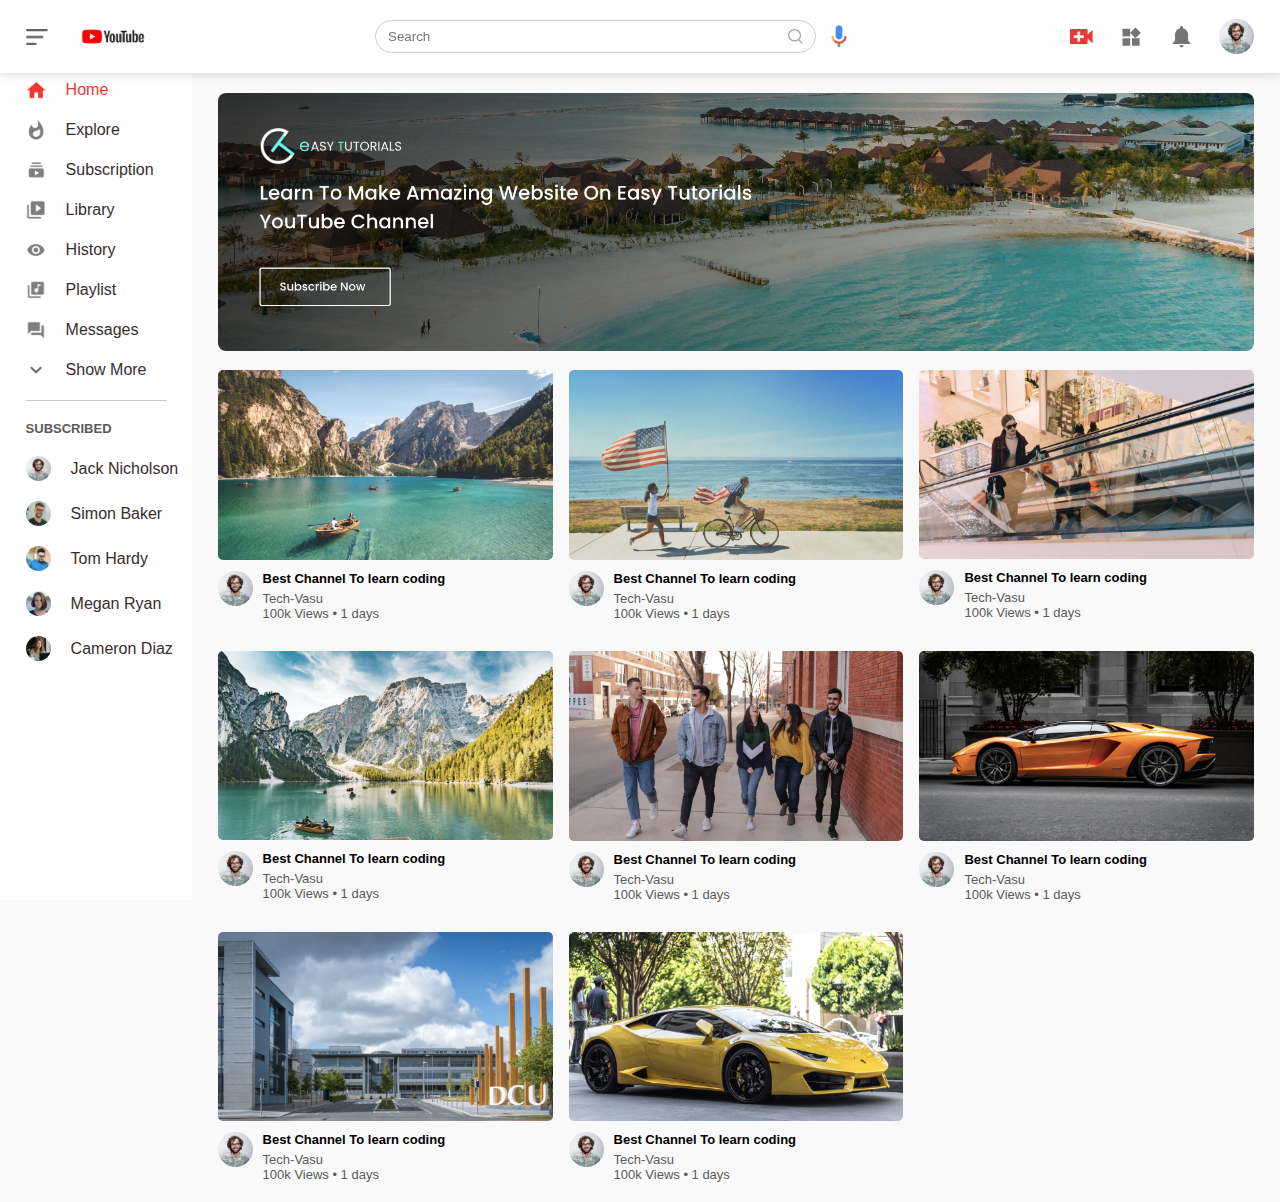
<file: index.html>
<!DOCTYPE html>
<html lang="en">

<head>
    <meta charset="UTF-8">
    <meta http-equiv="X-UA-Compatible" content="IE=edge">
    <meta name="viewport" content="width=device-width, initial-scale=1.0">
    <title>V-App</title>
    <link rel="stylesheet" href="style.css">
</head>

<body>

    <nav class="flex-div">
        <div class="nav-left flex-div">
            <img src="images/menu.png" alt="img" class="menu-icon">
            <img src="images/YouTube-Logo.wine.png" alt="img" class="logo">
        </div>
        <div class="nav-middle flex-div">
            <div class="search-box flex-div">
                <input type="text" placeholder="Search">
                <img src="images/search.png" alt="img">
            </div>
            <img src="images/voice-search.png" alt="img" class="mic-icon">
        </div>
        <div class="nav-right flex-div">
            <img src="images/upload.png" alt="img">
            <img src="images/more.png" alt="img">
            <img src="images/notification.png" alt="img">
            <img src="images/Jack.png" alt="img" class="user-icon">
        </div>
    </nav>
    <!-------------------------- Sidebar ----------------------------->
    <div class="sidebar">
        <div class="shortcut-links">
            <a href=""><img src="images/home.png">
                <p>Home</p>
            </a>
            <a href=""><img src="images/explore.png">
                <p>Explore</p>
            </a>
            <a href=""><img src="images/subscriprion.png">
                <p>Subscription</p>
            </a>
            <a href=""><img src="images/library.png">
                <p>Library</p>
            </a>
            <a href=""><img src="images/history.png">
                <p>History</p>
            </a>
            <a href=""><img src="images/playlist.png">
                <p>Playlist</p>
            </a>
            <a href=""><img src="images/messages.png">
                <p>Messages</p>
            </a>
            <a href=""><img src="images/show-more.png">
                <p>Show More</p>
            </a>
            <hr>
        </div>
        <div class="subscribed-list">
            <h3>SUBSCRIBED</h3>
            <a href=""><img src="images/Jack.png">
                <p>Jack Nicholson</p>
            </a>
            <a href=""><img src="images/simon.png">
                <p>Simon Baker</p>
            </a>
            <a href=""><img src="images/tom.png">
                <p>Tom Hardy</p>
            </a>
            <a href=""><img src="images/megan.png">
                <p>Megan Ryan</p>
            </a>
            <a href=""><img src="images/cameron.png">
                <p>Cameron Diaz</p>
            </a>
        </div>
    </div>

    <!-- --------------------------- main ------------------  -->

    <div class="container">
        <div class="banner">
            <img src="images/banner.png">
        </div>
        <div class="list-container">
            <div class="vid-list">
                <a href="playvideo.html">
                    <img src="images/thumbnail1.png" class="thumbnail"></a>
                <div class="flex-div">
                    <img src="images/Jack.png">
                    <div class="vid-info">
                        <a href="playvideo.html">Best Channel To learn coding </a>
                        <p>Tech-Vasu</p>
                        <p>100k Views &bull; 1 days</p>
                    </div>
                </div>
            </div>
            <div class="vid-list">
                <a href="playvideo.html">
                    <img src="images/thumbnail2.png" class="thumbnail"></a>
                <div class="flex-div">
                    <img src="images/Jack.png">
                    <div class="vid-info">
                        <a href="">Best Channel To learn coding </a>
                        <p>Tech-Vasu</p>
                        <p>100k Views &bull; 1 days</p>
                    </div>
                </div>
            </div>
            <div class="vid-list">
                <a href="">
                    <img src="images/thumbnail3.png" class="thumbnail"></a>
                <div class="flex-div">
                    <img src="images/Jack.png">
                    <div class="vid-info">
                        <a href="">Best Channel To learn coding </a>
                        <p>Tech-Vasu</p>
                        <p>100k Views &bull; 1 days</p>
                    </div>
                </div>
            </div>
            <div class="vid-list">
                <a href="">
                    <img src="images/thumbnail4.png" class="thumbnail"></a>
                <div class="flex-div">
                    <img src="images/Jack.png">
                    <div class="vid-info">
                        <a href="">Best Channel To learn coding </a>
                        <p>Tech-Vasu</p>
                        <p>100k Views &bull; 1 days</p>
                    </div>
                </div>
            </div>
            <div class="vid-list">
                <a href="">
                    <img src="images/thumbnail5.png" class="thumbnail"></a>
                <div class="flex-div">
                    <img src="images/Jack.png">
                    <div class="vid-info">
                        <a href="">Best Channel To learn coding </a>
                        <p>Tech-Vasu</p>
                        <p>100k Views &bull; 1 days</p>
                    </div>
                </div>
            </div>
            <div class="vid-list">
                <a href="">
                    <img src="images/thumbnail6.png" class="thumbnail"></a>
                <div class="flex-div">
                    <img src="images/Jack.png">
                    <div class="vid-info">
                        <a href="">Best Channel To learn coding </a>
                        <p>Tech-Vasu</p>
                        <p>100k Views &bull; 1 days</p>
                    </div>
                </div>
            </div>
            <div class="vid-list">
                <a href="">
                    <img src="images/thumbnail7.png" class="thumbnail"></a>
                <div class="flex-div">
                    <img src="images/Jack.png">
                    <div class="vid-info">
                        <a href="">Best Channel To learn coding </a>
                        <p>Tech-Vasu</p>
                        <p>100k Views &bull; 1 days</p>
                    </div>
                </div>
            </div>
            <div class="vid-list">
                <a href="">
                    <img src="images/thumbnail8.png" class="thumbnail"></a>
                <div class="flex-div">
                    <img src="images/Jack.png">
                    <div class="vid-info">
                        <a href="">Best Channel To learn coding </a>
                        <p>Tech-Vasu</p>
                        <p>100k Views &bull; 1 days</p>
                    </div>
                </div>
            </div>

        </div>
    </div>

    <script src="script.js"></script>
</body>

</html>
</file>
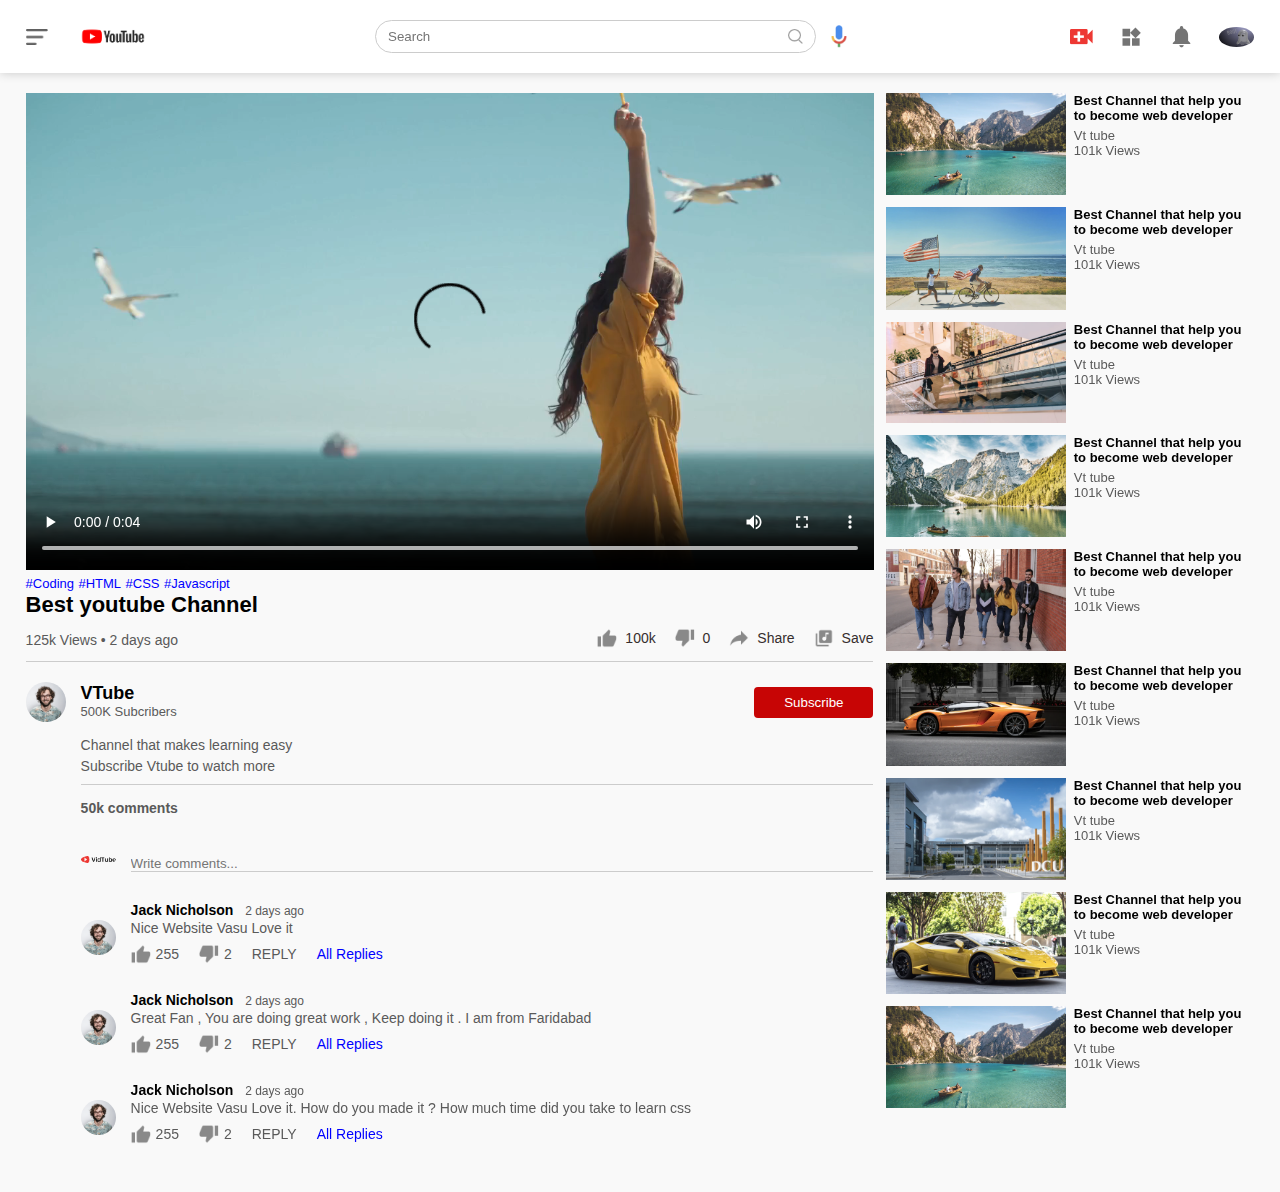
<file: playvideo.html>
<!DOCTYPE html>
<html lang="en">

<head>
    <meta charset="UTF-8">
    <meta http-equiv="X-UA-Compatible" content="IE=edge">
    <meta name="viewport" content="width=device-width, initial-scale=1.0">
    <title>Play Video</title>
    <link rel="stylesheet" href="style.css">
</head>

<body>


    <nav class="flex-div">
        <div class="nav-left flex-div">
            <img src="images/menu.png" alt="img" class="menu-icon">
            <img src="images/YouTube-Logo.wine.png" alt="img" class="logo">
        </div>
        <div class="nav-middle flex-div">
            <div class="search-box flex-div">
                <input type="text" placeholder="Search">
                <img src="images/search.png" alt="img">
            </div>
            <img src="images/voice-search.png" alt="img" class="mic-icon">
        </div>
        <div class="nav-right flex-div">
            <img src="images/upload.png" alt="img">
            <img src="images/more.png" alt="img">
            <img src="images/notification.png" alt="img">
            <img src="images/Boo.png" alt="img" class="user-icon">
        </div>
    </nav>


    <div class="container play-container">
        <div class="row">
            <div class="play-video">
                <video controls autoplay>
                    <source src="images/video.mp4" type="video/mp4">
                </video>
                <div class="tags">
                    <a href="">#Coding</a>
                    <a href="">#HTML</a>
                    <a href="">#CSS</a>
                    <a href="">#Javascript</a>
                </div>
                <h3>Best youtube Channel</h3>
                <div class="play-video-info">
                    <p>125k Views &bull; 2 days ago</p>
                    <div>
                        <a href=""><img src="images/like.png">100k</a>
                        <a href=""><img src="images/dislike.png">0</a>
                        <a href=""><img src="images/share.png">Share</a>
                        <a href=""><img src="images/save.png">Save</a>
                    </div>
                </div>
                <hr>
                <div class="publisher">
                    <img src="images/Jack.png">
                    <div>
                        <p>VTube</p>
                        <span>500K Subcribers</span>
                    </div>
                    <button type="button">Subscribe</button>
                </div>
                <div class="vid-description">
                    <p>Channel that makes learning easy</p>
                    <p>Subscribe Vtube to watch more</p>
                    <hr>
                    <h4>50k comments</h4>

                    <div class="add-comment">
                        <img src="images/logo.png">
                        <input type="text" placeholder="Write comments...">
                    </div>
                    <div class="old-comment">
                        <img src="images/Jack.png">
                        <div>
                            <h3>Jack Nicholson <span>2 days ago</span></h3>
                            <p>Nice Website Vasu Love it </p>
                            <div class="acomment-action">
                                <img src="images/like.png">
                                <span>255</span>
                                <img src="images/dislike.png">
                                <span>2</span>
                                <span>REPLY</span>
                                <a href="">All Replies</a>
                            </div>
                        </div>
                    </div>
                    <div class="old-comment">
                        <img src="images/Jack.png">
                        <div>
                            <h3>Jack Nicholson <span>2 days ago</span></h3>
                            <p>Great Fan , You are doing great work , Keep doing it . I am from Faridabad </p>
                            <div class="acomment-action">
                                <img src="images/like.png">
                                <span>255</span>
                                <img src="images/dislike.png">
                                <span>2</span>
                                <span>REPLY</span>
                                <a href="">All Replies</a>
                            </div>
                        </div>
                    </div>
                    <div class="old-comment">
                        <img src="images/Jack.png">
                        <div>
                            <h3>Jack Nicholson <span>2 days ago</span></h3>
                            <p>Nice Website Vasu Love it. How do you made it ? How much time did you take to learn css
                            </p>
                            <div class="acomment-action">
                                <img src="images/like.png">
                                <span>255</span>
                                <img src="images/dislike.png">
                                <span>2</span>
                                <span>REPLY</span>
                                <a href="">All Replies</a>
                            </div>
                        </div>
                    </div>
                </div>




            </div>
            <div class="right-sidebar">


                <div class="side-video-list">
                    <a href="" class="small-thumbnail"><img src="images/thumbnail1.png"></a>
                    <div class="vid-info">
                        <a href="">Best Channel that help you to become web developer</a>
                        <p>Vt tube</p>
                        <p>101k Views</p>
                    </div>
                </div>
                <div class="side-video-list">
                    <a href="" class="small-thumbnail"><img src="images/thumbnail2.png"></a>
                    <div class="vid-info">
                        <a href="">Best Channel that help you to become web developer</a>
                        <p>Vt tube</p>
                        <p>101k Views</p>
                    </div>
                </div>
                <div class="side-video-list">
                    <a href="" class="small-thumbnail"><img src="images/thumbnail3.png"></a>
                    <div class="vid-info">
                        <a href="">Best Channel that help you to become web developer</a>
                        <p>Vt tube</p>
                        <p>101k Views</p>
                    </div>
                </div>
                <div class="side-video-list">
                    <a href="" class="small-thumbnail"><img src="images/thumbnail4.png"></a>
                    <div class="vid-info">
                        <a href="">Best Channel that help you to become web developer</a>
                        <p>Vt tube</p>
                        <p>101k Views</p>
                    </div>
                </div>
                <div class="side-video-list">
                    <a href="" class="small-thumbnail"><img src="images/thumbnail5.png"></a>
                    <div class="vid-info">
                        <a href="">Best Channel that help you to become web developer</a>
                        <p>Vt tube</p>
                        <p>101k Views</p>
                    </div>
                </div>
                <div class="side-video-list">
                    <a href="" class="small-thumbnail"><img src="images/thumbnail6.png"></a>
                    <div class="vid-info">
                        <a href="">Best Channel that help you to become web developer</a>
                        <p>Vt tube</p>
                        <p>101k Views</p>
                    </div>
                </div>
                <div class="side-video-list">
                    <a href="" class="small-thumbnail"><img src="images/thumbnail7.png"></a>
                    <div class="vid-info">
                        <a href="">Best Channel that help you to become web developer</a>
                        <p>Vt tube</p>
                        <p>101k Views</p>
                    </div>
                </div>
                <div class="side-video-list">
                    <a href="" class="small-thumbnail"><img src="images/thumbnail8.png"></a>
                    <div class="vid-info">
                        <a href="">Best Channel that help you to become web developer</a>
                        <p>Vt tube</p>
                        <p>101k Views</p>
                    </div>
                </div>
                <div class="side-video-list">
                    <a href="" class="small-thumbnail"><img src="images/thumbnail1.png"></a>
                    <div class="vid-info">
                        <a href="">Best Channel that help you to become web developer</a>
                        <p>Vt tube</p>
                        <p>101k Views</p>
                    </div>
                </div>

            </div>
        </div>
    </div>

</body>

</html>
</file>
<file: style.css>
* {
  margin: 0;
  padding: 0;
  font-family: sans-serif, serif;
  box-sizing: border-box;
}

a {
  text-decoration: none;
  color: #362e2e;
}

img {
  cursor: pointer;
}

.flex-div {
  display: flex;
  align-items: center;
}

nav {
  padding: 10px 2%;
  justify-content: space-between;
  box-shadow: 0 0 10px rgba(0, 0, 0, 0.2);
  background: #fff;
  position: sticky;
  top: 0;
  z-index: 10;
}

.nav-right img {
  width: 25px;
  margin-right: 25px;
}

.nav-right .user-icon {
  width: 35px;
  border-radius: 50%;
  margin-right: 0%;
}

.nav-left .menu-icon {
  width: 22px;
  margin-right: 25px;
}

.nav-left .logo {
  width: 80px;
}

.nav-middle .mic-icon {
  width: 16px;
}

.nav-middle .search-box {
  border: 1px solid #ccc;
  margin-right: 15px;
  padding: 8px 12px;
  border-radius: 25px;
}

.nav-middle .search-box input {
  width: 400px;
  border: 0;
  outline: 0;
  background: transparent;
}

.nav-middle .search-box img {
  width: 15px;
}

/* ------------------ Sidebar ----------- */

.sidebar {
  background: #fff;
  width: 15%;
  height: 100vh;
  position: fixed;
  top: 0;
  padding-left: 2%;
  padding-top: 80px;
}

.shortcut-links a img {
  width: 20px;
  margin-right: 20px;
}

.shortcut-links a {
  display: flex;
  align-items: center;
  margin-bottom: 20px;
  width: fit-content;
  flex-wrap: wrap;
}

.shortcut-links a:first-child {
  color: #ed3833;
}

.sidebar hr {
  border: 0;
  height: 1px;
  background: #ccc;
  width: 85%;
}

.subscribed-list h3 {
  font-size: 13px;
  margin: 20px 0;
  color: #5a5a5a;
}

.subscribed-list a {
  display: flex;
  align-items: center;
  margin-bottom: 20px;
  width: fit-content;
  flex-wrap: wrap;
}

.subscribed-list a img {
  width: 25px;
  border-radius: 50%;
  margin-right: 20px;
}

.small-sidebar {
  width: 5%;
}

.small-sidebar a p {
  display: none;
}

.small-sidebar h3 {
  display: none;
}

.small-sidebar hr {
  width: 50%;
  margin-bottom: 25px;
}

/* ------- main -------- */

.container {
  background: #f9f9f9;
  padding-left: 17%;
  padding-right: 2%;
  padding-top: 20px;
  padding-bottom: 20px;
}

.large-container {
  padding-left: 7%;
}

.banner {
  width: 100%;
}
.banner img {
  width: 100%;
  border-radius: 8px;
}

.list-container {
  display: grid;
  grid-template-columns: repeat(auto-fit, minmax(250px, 1fr));
  grid-column-gap: 16px;
  grid-row-gap: 30px;
  margin-top: 15px;
}

.vid-list .thumbnail {
  width: 100%;
  border-radius: 5px;
}

.vid-list .flex-div {
  align-items: flex-start;
  margin-top: 7px;
}

.vid-list .flex-div img {
  width: 35px;
  margin-right: 10px;
  border-radius: 50%;
}

.vid-info {
  color: #5a5a5a;
  font-size: 13px;
}

.vid-info a {
  color: #000;
  font-weight: 600;
  display: block;
  margin-bottom: 5px;
}

@media (max-width: 900px) {
  .menu-icon {
    display: NamedNodeMap;
  }

  .sidebar {
    display: none;
  }

  .container,
  .largecontainer {
    padding-left: 5%;
    padding-right: 5%;
  }
  .nav-right img {
    display: none;
  }
  .nav-right .user-icon {
    display: block;
    width: 20px;
    height: 100px;
  }

  .nav-middle .search-box input {
    width: 100px;
  }

  .nav-middle .mic-icon {
    display: none;
  }

  .logo {
    width: 8s0px;
  }
}

/* ---------------------------------- play video --------------------- */

.play-container {
  padding-left: 2%;
}

.row {
  display: flex;
  justify-content: space-between;
  flex-wrap: wrap;
}

.play-video {
  flex-basis: 69%;
}

.right-sidebar {
  flex-basis: 30%;
}

.play-video video {
  width: 100%;
}

.side-video-list {
  display: flex;
  justify-content: space-between;
  margin-bottom: 8px;
}

.side-video-list img {
  width: 100%;
}

.side-video-list .small-thumbnail {
  flex-basis: 49%;
}

.side-video-list .vid-info {
  flex-basis: 49%;
}

.play-video .tags a {
  color: #0000ff;
  font-size: 13px;
}

.play-video h3 {
  font-weight: 600;
  font-size: 22px;
}

.play-video .play-video-info {
  display: flex;
  align-items: center;
  justify-content: space-between;
  flex-wrap: wrap;
  margin-top: 10px;
  font-size: 14px;
  color: #5a5a5a;
}

.play-video .play-video-info a img {
  width: 20px;
  margin-right: 8px;
}

.play-video .play-video-info a {
  display: inline-flex;
  align-items: center;
  margin-left: 15px;
}

.play-video hr {
  border: 0;
  height: 1px;
  background: #ccc;
  margin: 10px 0px;
}

.publisher {
  display: flex;
  align-items: center;
  margin-top: 20px;
}

.publisher div {
  flex: 1;
  line-height: 18px;
}

.publisher img {
  width: 40px;
  border-radius: 50%;
  margin-right: 15px;
}

.publisher div p {
  color: #000;
  font-weight: 600;
  font-size: 18px;
}

.publisher div span {
  font-size: 13px;
  color: #5a5a5a;
}

.publisher button {
  background: rgb(199, 5, 5);
  color: #fff;
  padding: 8px 30px;
  border: 0;
  outline: 0;
  border-radius: 4px;
  cursor: pointer;
}

.vid-description {
  padding-left: 55px;
  margin: 15px 0;
}

.vid-description p {
  font-size: 14px;
  margin-bottom: 5px;
  color: #5a5a5a;
}

.vid-description h4 {
  font-size: 14px;
  color: #5a5a5a;
  margin-top: 15px;
}

.add-comment {
  display: flex;
  align-items: center;
  margin: 30px 0;
}

.add-comment img {
  width: 35px;
  border-radius: 50%;
  margin-right: 15px;
}

.add-comment input {
  border: 0;
  outline: 0;
  border-bottom: 1px solid #ccc;
  width: 100%;
  padding-top: 10px;
  background: transparent;
}

.old-comment {
  display: flex;
  align-items: center;
  margin: 20px 0;
}

.old-comment img {
  width: 35px;
  border-radius: 50%;
  margin-right: 15px;
}

.old-comment h3 {
  font-size: 14px;
  margin-bottom: 2px;
}

.old-comment h3 span {
  font-size: 12px;
  color: #5a5a5a;
  font-weight: 500;
  margin-left: 8px;
}

.old-comment .acomment-action {
  display: flex;
  align-items: center;
  margin: 8px 0;
  font-size: 14px;
}

.old-comment .acomment-action img {
  border-radius: 0;
  width: 20px;
  margin-right: 5px;
}

.old-comment .acomment-action span {
  margin-right: 20px;
  color: #5a5a5a;
}

.old-comment .acomment-action a {
  color: #0000ff;
}
</file>
